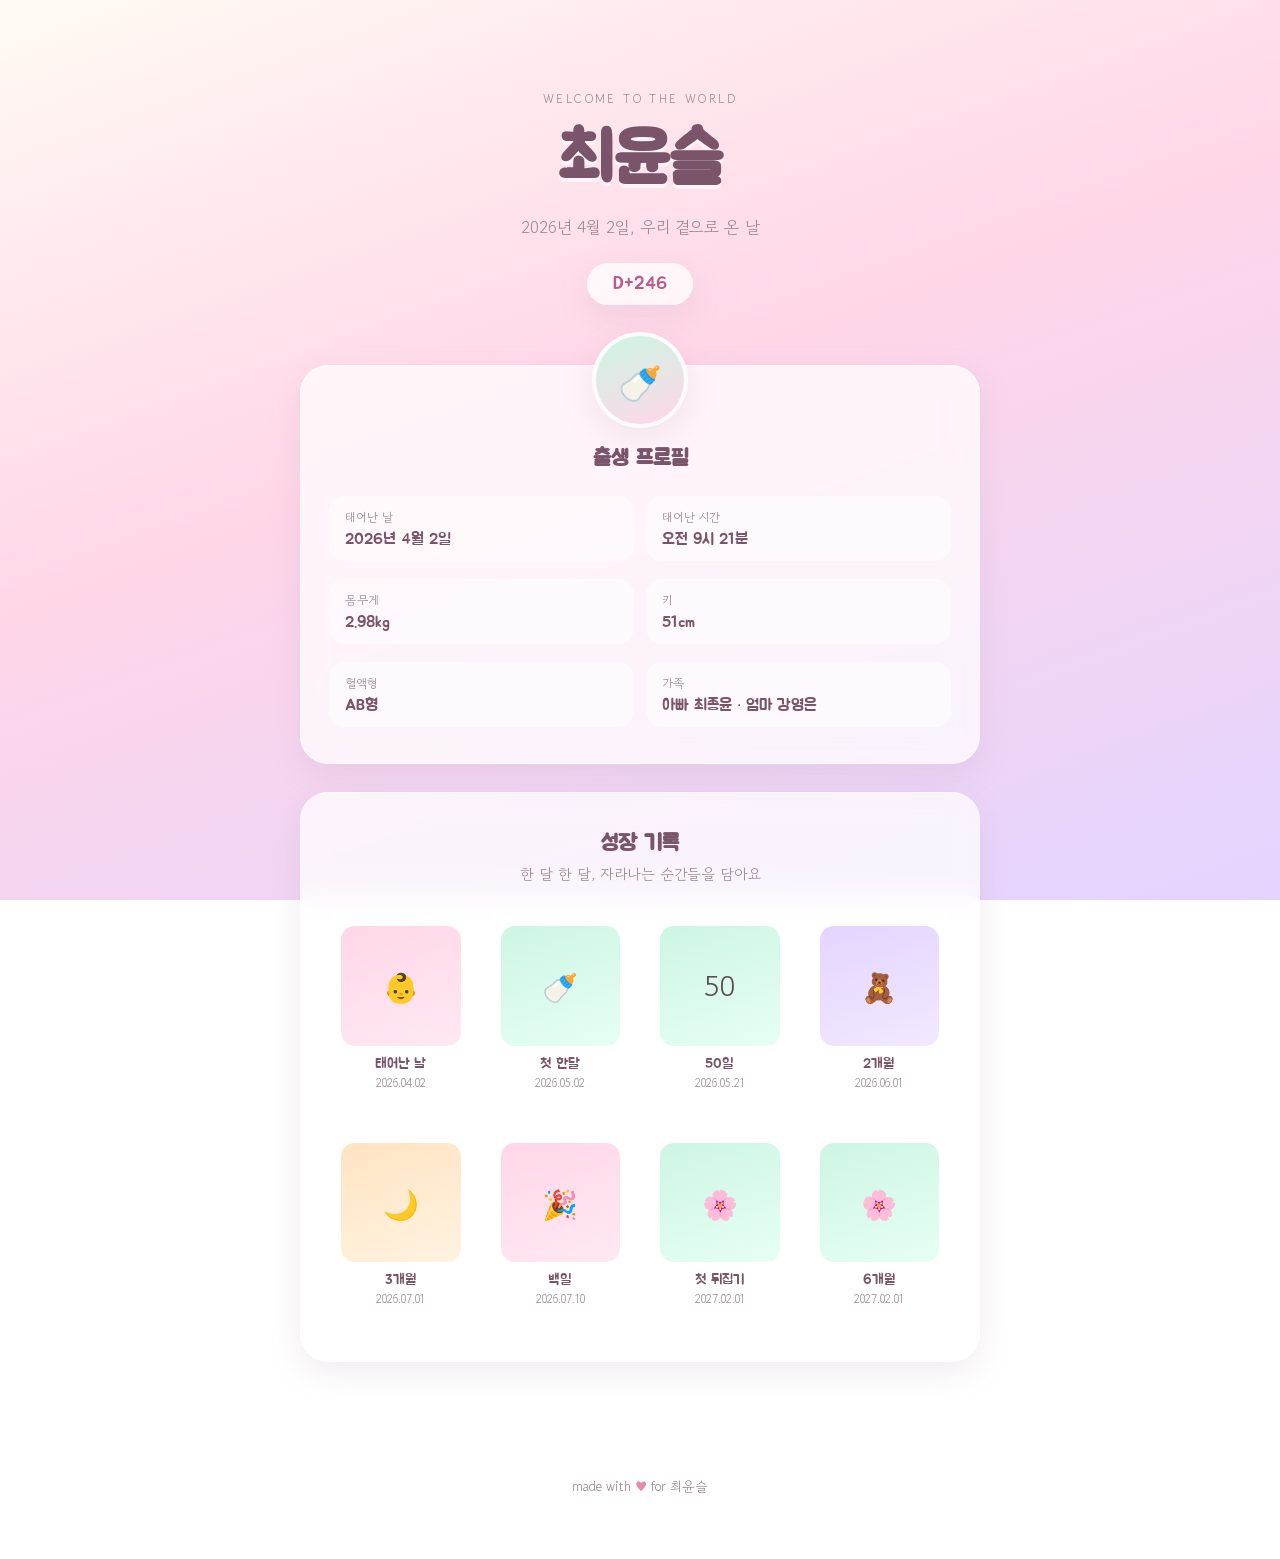
<file: index.html>
<!DOCTYPE html>
<html lang="ko">
<head>
<meta charset="UTF-8" />
<meta name="viewport" content="width=device-width, initial-scale=1.0" />
<title>최윤슬의 특별한 순간들</title>
<meta name="description" content="우리 아기의 탄생과 성장을 기록하는 페이지" />
<link rel="icon" href="data:image/svg+xml,<svg xmlns=%22http://www.w3.org/2000/svg%22 viewBox=%220 0 100 100%22><text y=%22.9em%22 font-size=%2290%22>🍼</text></svg>" />
<link rel="preconnect" href="https://fonts.googleapis.com" />
<link rel="preconnect" href="https://fonts.gstatic.com" crossorigin />
<link href="https://fonts.googleapis.com/css2?family=Jua&family=Gowun+Dodum&display=swap" rel="stylesheet" />
<link rel="stylesheet" href="style.css" />
</head>
<body>

<div class="floaters" aria-hidden="true">
  <span class="floater heart" style="--x:8%; --delay:0s; --dur:14s; --size:28px;">♥</span>
  <span class="floater bubble" style="--x:20%; --delay:3s; --dur:18s; --size:36px;"></span>
  <span class="floater heart" style="--x:35%; --delay:6s; --dur:16s; --size:20px;">♥</span>
  <span class="floater bubble" style="--x:52%; --delay:1s; --dur:20s; --size:24px;"></span>
  <span class="floater heart" style="--x:68%; --delay:8s; --dur:15s; --size:32px;">♥</span>
  <span class="floater bubble" style="--x:80%; --delay:4s; --dur:19s; --size:44px;"></span>
  <span class="floater heart" style="--x:90%; --delay:10s; --dur:17s; --size:22px;">♥</span>
  <span class="floater bubble" style="--x:60%; --delay:12s; --dur:22s; --size:16px;"></span>
</div>

<header class="hero">
  <p class="eyebrow">Welcome to the world</p>
  <h1 id="babyName" class="hero-name">최윤슬</h1>
  <p class="hero-sub" id="heroSub">2026년 4월 2일, 우리 곁으로 온 날</p>
  <div class="dday-badge" id="ddayBadge">D+0</div>
</header>

<main>
  <section class="card profile-card" id="profile">
    <div class="profile-photo" id="profilePhoto" aria-hidden="true">🍼</div>
    <h2 class="section-title">출생 프로필</h2>
    <dl class="profile-grid" id="profileGrid">
      <!-- JS로 채워집니다 -->
    </dl>
  </section>

  <section class="card gallery-card" id="growth">
    <h2 class="section-title">성장 기록</h2>
    <p class="section-sub">한 달 한 달, 자라나는 순간들을 담아요</p>
    <div class="gallery-grid" id="galleryGrid">
      <!-- JS로 채워집니다 -->
    </div>
  </section>
</main>

<footer class="site-footer">
  <p>made with <span class="footer-heart">♥</span> for <span id="footerName">최이든</span></p>
</footer>

<script src="script.js"></script>
</body>
</html>
</file>
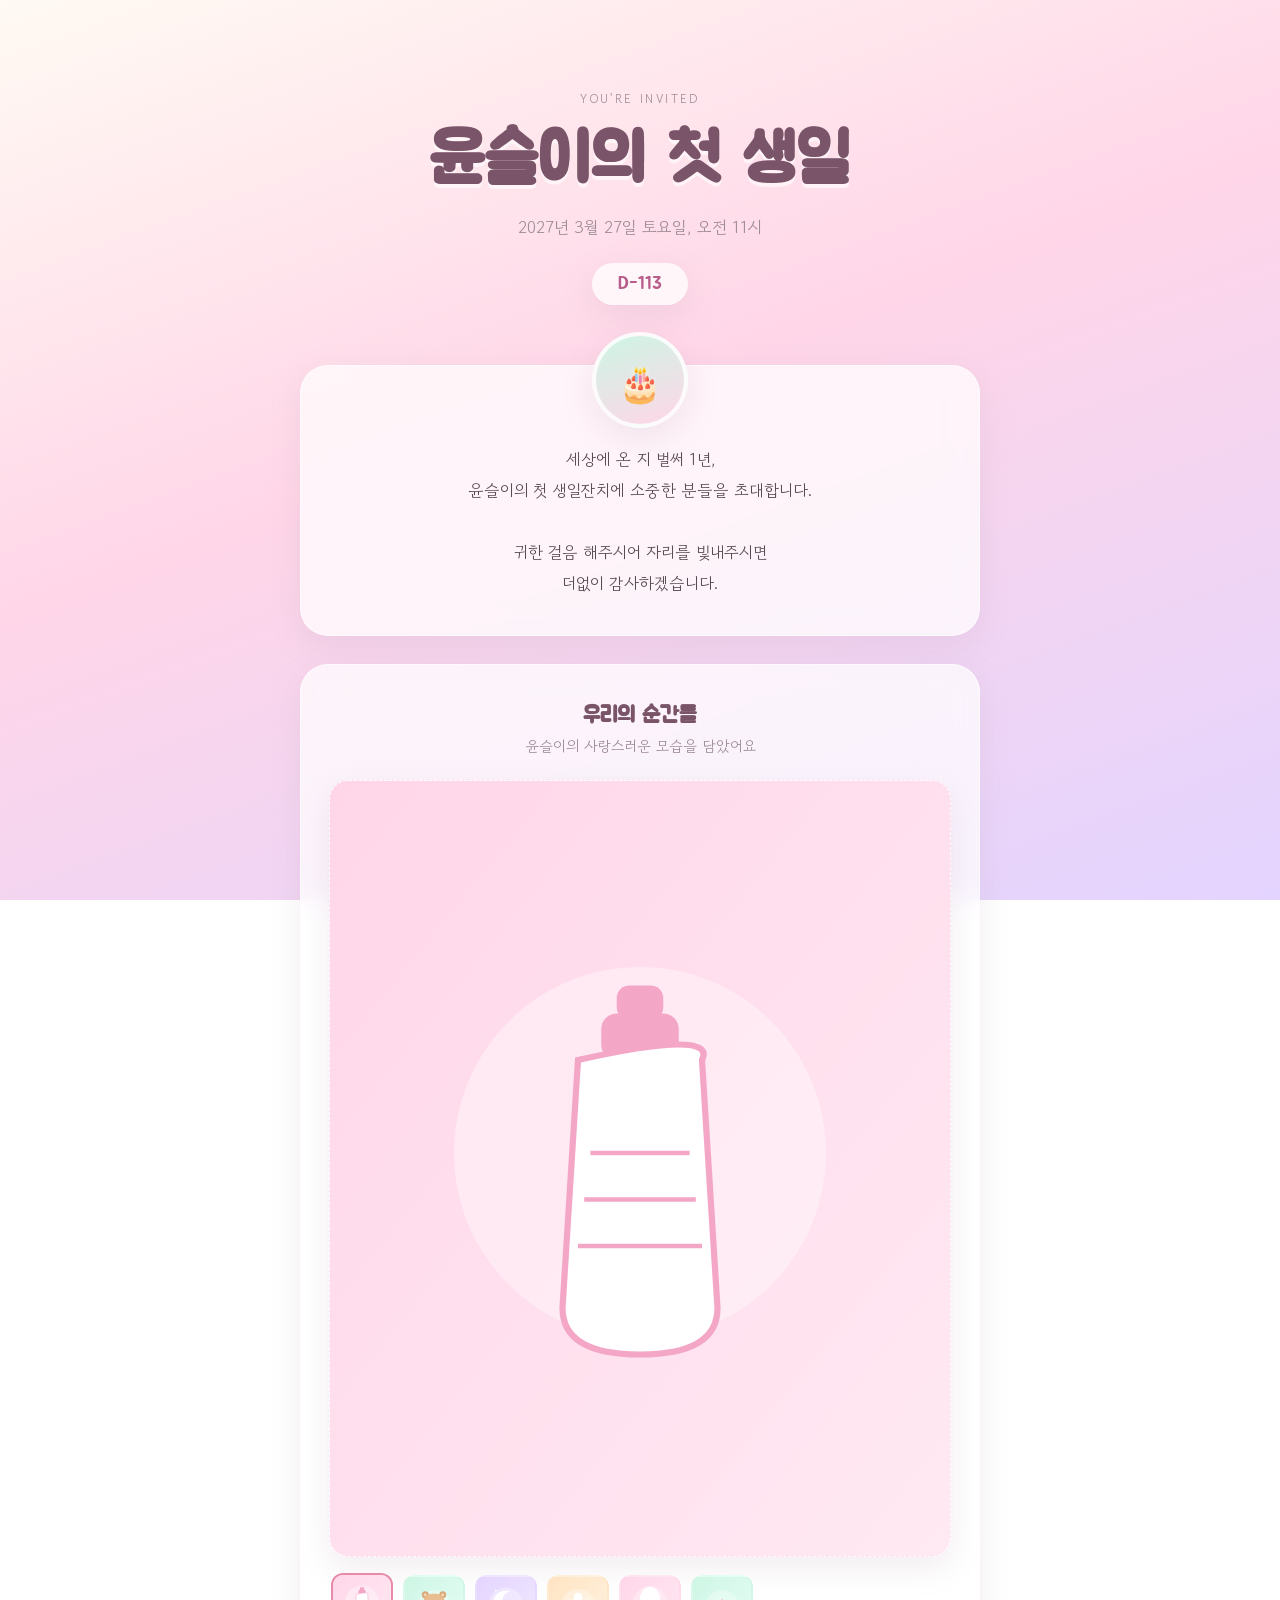
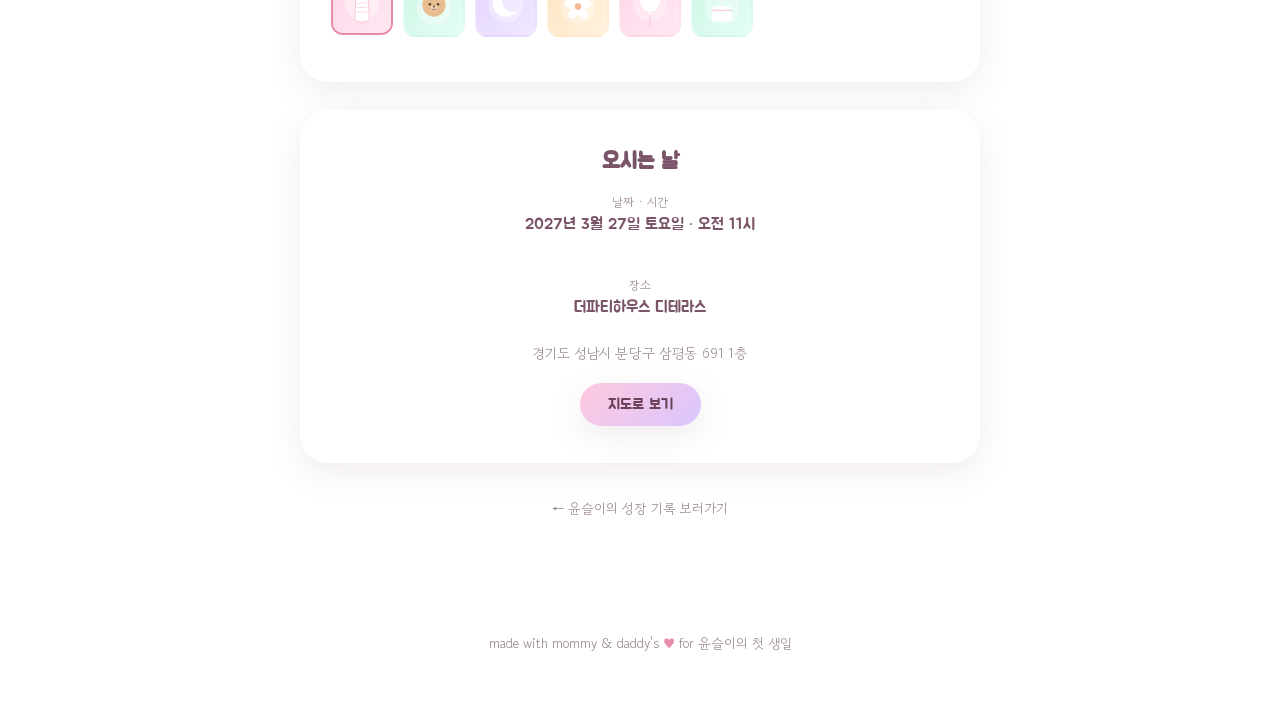
<file: invite/index.html>
<!DOCTYPE html>
<html lang="ko">
<head>
<meta charset="UTF-8" />
<meta name="viewport" content="width=device-width, initial-scale=1.0" />
<title>윤슬이의 첫 생일 초대장</title>
<meta name="description" content="윤슬이의 첫 생일잔치에 초대합니다" />
<link rel="icon" href="data:image/svg+xml,<svg xmlns=%22http://www.w3.org/2000/svg%22 viewBox=%220 0 100 100%22><text y=%22.9em%22 font-size=%2290%22>🎂</text></svg>" />
<link rel="preconnect" href="https://fonts.googleapis.com" />
<link rel="preconnect" href="https://fonts.gstatic.com" crossorigin />
<link href="https://fonts.googleapis.com/css2?family=Jua&family=Gowun+Dodum&display=swap" rel="stylesheet" />
<link rel="stylesheet" href="../style.css" />
<link rel="stylesheet" href="invite.css" />
</head>
<body>

<div class="floaters" aria-hidden="true">
  <span class="floater heart" style="--x:8%; --delay:0s; --dur:14s; --size:28px;">♥</span>
  <span class="floater bubble" style="--x:20%; --delay:3s; --dur:18s; --size:36px;"></span>
  <span class="floater heart" style="--x:35%; --delay:6s; --dur:16s; --size:20px;">♥</span>
  <span class="floater bubble" style="--x:52%; --delay:1s; --dur:20s; --size:24px;"></span>
  <span class="floater heart" style="--x:68%; --delay:8s; --dur:15s; --size:32px;">♥</span>
  <span class="floater bubble" style="--x:80%; --delay:4s; --dur:19s; --size:44px;"></span>
  <span class="floater heart" style="--x:90%; --delay:10s; --dur:17s; --size:22px;">♥</span>
  <span class="floater bubble" style="--x:60%; --delay:12s; --dur:22s; --size:16px;"></span>
</div>

<header class="hero">
  <p class="eyebrow">You're Invited</p>
  <h1 id="inviteName" class="hero-name">윤슬이의 첫 생일</h1>
  <p class="hero-sub" id="inviteSub">2027년 3월 27일 토요일, 오전 11시</p>
  <div class="dday-badge" id="partyDdayBadge">D-0</div>
</header>

<main>
  <section class="card message-card" id="message">
    <div class="profile-photo" aria-hidden="true">🎂</div>
    <p class="invite-message" id="inviteMessage"></p>
  </section>

  <section class="card photo-card" id="photos">
    <h2 class="section-title">우리의 순간들</h2>
    <p class="section-sub">윤슬이의 사랑스러운 모습을 담았어요</p>
    <div class="photo-featured" id="photoFeatured">
      <!-- JS로 채워집니다 -->
    </div>
    <div class="photo-strip" id="photoStrip">
      <!-- JS로 채워집니다 -->
    </div>
  </section>

  <section class="card details-card" id="details">
    <h2 class="section-title">오시는 날</h2>
    <dl class="profile-grid">
      <div>
        <dt>날짜 · 시간</dt>
        <dd id="detailDateTime"></dd>
      </div>
      <div>
        <dt>장소</dt>
        <dd id="detailVenue"></dd>
      </div>
    </dl>
    <p class="detail-address" id="detailAddress"></p>
    <a class="map-button" id="mapLink" href="#" target="_blank" rel="noopener">지도로 보기</a>
  </section>

  <p class="back-link"><a href="../">← 윤슬이의 성장 기록 보러가기</a></p>
</main>

<footer class="site-footer">
  <p>made with mommy & daddy's <span class="footer-heart">♥</span> for <span id="footerName">윤슬이</span>의 첫 생일</p>
</footer>

<script src="data.js"></script>
<script src="invite.js"></script>
</body>
</html>
</file>
<file: style.css>
:root {
  --pink: #ffd6e8;
  --lavender: #e3d4ff;
  --mint: #cdf5e4;
  --cream: #fffaf3;
  --ink: #5a4a52;
  --ink-soft: #9c8a94;
  --card-bg: rgba(255, 255, 255, 0.72);
  --shadow: 0 10px 30px rgba(180, 150, 170, 0.18);
}

* {
  box-sizing: border-box;
}

html {
  scroll-behavior: smooth;
}

body {
  margin: 0;
  min-height: 100vh;
  font-family: "Gowun Dodum", sans-serif;
  color: var(--ink);
  background: linear-gradient(160deg, var(--cream) 0%, var(--pink) 45%, var(--lavender) 100%);
  background-attachment: fixed;
  overflow-x: hidden;
  position: relative;
}

/* ---------- floating hearts & bubbles ---------- */
.floaters {
  position: fixed;
  inset: 0;
  pointer-events: none;
  z-index: 0;
  overflow: hidden;
}

.floater {
  position: absolute;
  bottom: -10%;
  left: var(--x);
  font-size: var(--size);
  animation: rise var(--dur) ease-in infinite;
  animation-delay: var(--delay);
  opacity: 0;
}

.floater.heart {
  color: rgba(255, 255, 255, 0.85);
  text-shadow: 0 0 12px rgba(255, 182, 213, 0.6);
}

.floater.bubble {
  width: var(--size);
  height: var(--size);
  border-radius: 50%;
  background: radial-gradient(circle at 30% 30%, rgba(255, 255, 255, 0.9), rgba(255, 255, 255, 0.15) 70%);
  border: 1px solid rgba(255, 255, 255, 0.5);
}

@keyframes rise {
  0% {
    transform: translateY(0) translateX(0) scale(0.8);
    opacity: 0;
  }
  10% {
    opacity: 0.9;
  }
  50% {
    transform: translateY(-55vh) translateX(15px) scale(1.05);
  }
  90% {
    opacity: 0.7;
  }
  100% {
    transform: translateY(-110vh) translateX(-10px) scale(0.9);
    opacity: 0;
  }
}

/* ---------- layout ---------- */
main {
  position: relative;
  z-index: 1;
  max-width: 720px;
  margin: 0 auto;
  padding: 0 20px 80px;
  display: flex;
  flex-direction: column;
  gap: 28px;
}

.hero {
  position: relative;
  z-index: 1;
  text-align: center;
  padding: 90px 20px 60px;
}

.eyebrow {
  letter-spacing: 0.2em;
  text-transform: uppercase;
  font-size: 0.75rem;
  color: var(--ink-soft);
  margin: 0 0 12px;
}

.hero-name {
  font-family: "Jua", sans-serif;
  font-size: clamp(2.6rem, 9vw, 4.2rem);
  margin: 0;
  color: #7a5468;
  text-shadow: 0 4px 0 rgba(255, 255, 255, 0.6);
}

.hero-sub {
  margin: 12px 0 24px;
  color: var(--ink-soft);
  font-size: 1.05rem;
}

.dday-badge {
  display: inline-block;
  font-family: "Jua", sans-serif;
  font-size: 1.1rem;
  padding: 10px 26px;
  border-radius: 999px;
  background: rgba(255, 255, 255, 0.75);
  box-shadow: var(--shadow);
  color: #b85c8a;
}

/* ---------- cards ---------- */
.card {
  background: var(--card-bg);
  backdrop-filter: blur(14px);
  -webkit-backdrop-filter: blur(14px);
  border: 1px solid rgba(255, 255, 255, 0.6);
  border-radius: 28px;
  box-shadow: var(--shadow);
  padding: 36px 28px;
}

.section-title {
  font-family: "Jua", sans-serif;
  font-size: 1.4rem;
  margin: 0 0 6px;
  color: #7a5468;
  text-align: center;
}

.section-sub {
  text-align: center;
  color: var(--ink-soft);
  margin: 0 0 24px;
  font-size: 0.92rem;
}

/* ---------- profile ---------- */
.profile-card {
  text-align: center;
}

.profile-photo {
  width: 96px;
  height: 96px;
  margin: -70px auto 16px;
  border-radius: 50%;
  background: linear-gradient(160deg, var(--mint), var(--pink));
  display: flex;
  align-items: center;
  justify-content: center;
  font-size: 2.2rem;
  box-shadow: var(--shadow);
  border: 4px solid rgba(255, 255, 255, 0.85);
}

.profile-grid {
  display: grid;
  grid-template-columns: 1fr 1fr;
  gap: 18px 12px;
  margin: 24px 0 0;
  text-align: left;
}

.profile-grid div {
  background: rgba(255, 255, 255, 0.5);
  border-radius: 16px;
  padding: 12px 16px;
}

.profile-grid dt {
  font-size: 0.75rem;
  color: var(--ink-soft);
  margin-bottom: 4px;
}

.profile-grid dd {
  margin: 0;
  font-family: "Jua", sans-serif;
  font-size: 1rem;
  color: #7a5468;
}

/* ---------- gallery ---------- */
.gallery-grid {
  display: grid;
  grid-template-columns: repeat(auto-fill, minmax(140px, 1fr));
  gap: 16px;
}

.gallery-item {
  background: rgba(255, 255, 255, 0.55);
  border-radius: 20px;
  padding: 18px 12px;
  text-align: center;
  transition: transform 0.2s ease;
}

.gallery-item:hover {
  transform: translateY(-4px);
}

.gallery-thumb {
  width: 100%;
  aspect-ratio: 1;
  border-radius: 14px;
  display: flex;
  align-items: center;
  justify-content: center;
  font-size: 1.8rem;
  margin-bottom: 10px;
}

.gallery-label {
  font-family: "Jua", sans-serif;
  font-size: 0.85rem;
  color: #7a5468;
}

.gallery-date {
  font-size: 0.72rem;
  color: var(--ink-soft);
  margin-top: 2px;
}

/* ---------- footer ---------- */
.site-footer {
  position: relative;
  z-index: 1;
  text-align: center;
  padding: 20px 20px 50px;
  color: var(--ink-soft);
  font-size: 0.85rem;
}

.footer-heart {
  color: #e78ba8;
}

@media (max-width: 420px) {
  .profile-grid {
    grid-template-columns: 1fr;
  }
}
</file>
<file: invite/invite.css>
/* invite 페이지 전용 스타일 (기본 톤/카드/타이포는 ../style.css 공용) */

.message-card {
  text-align: center;
}

.invite-message {
  margin: 8px 0 0;
  line-height: 1.9;
  font-size: 1.02rem;
  color: var(--ink);
  white-space: pre-line;
}

.details-card .profile-grid {
  grid-template-columns: 1fr;
  text-align: center;
  margin-top: 4px;
}

.detail-address {
  text-align: center;
  color: var(--ink-soft);
  font-size: 0.88rem;
  margin: 14px 0 20px;
}

.map-button {
  display: block;
  width: fit-content;
  margin: 0 auto;
  padding: 12px 28px;
  border-radius: 999px;
  background: linear-gradient(135deg, #ffc9de, #d9c6ff);
  color: #6b4258;
  font-family: "Jua", sans-serif;
  font-size: 0.95rem;
  text-decoration: none;
  box-shadow: var(--shadow);
  transition: transform 0.2s ease;
}

.map-button:hover {
  transform: translateY(-2px);
}

.back-link {
  text-align: center;
  margin: 4px 0 0;
}

.back-link a {
  color: var(--ink-soft);
  font-size: 0.85rem;
  text-decoration: none;
}

.back-link a:hover {
  text-decoration: underline;
}

/* ---------- photo section ---------- */
.photo-card {
  text-align: center;
}

.photo-featured {
  aspect-ratio: 4 / 5;
  border-radius: 20px;
  background: var(--photo-bg, linear-gradient(160deg, #ffe3ee, #f4ecff));
  border: 1.5px dashed rgba(255, 255, 255, 0.9);
  display: flex;
  align-items: center;
  justify-content: center;
  font-size: 3rem;
  box-shadow: var(--shadow);
  overflow: hidden;
  margin-top: 20px;
  transition: background 0.25s ease;
}

.photo-featured img {
  width: 100%;
  height: 100%;
  object-fit: cover;
}

.photo-strip {
  display: flex;
  gap: 10px;
  margin-top: 14px;
  padding: 4px 2px 8px;
  overflow-x: auto;
  scroll-snap-type: x proximity;
}

.photo-thumb {
  flex: 0 0 auto;
  width: 62px;
  height: 62px;
  border-radius: 12px;
  background: var(--photo-bg, linear-gradient(160deg, #ffe3ee, #f4ecff));
  border: 2px solid transparent;
  display: flex;
  align-items: center;
  justify-content: center;
  font-size: 1.2rem;
  overflow: hidden;
  cursor: pointer;
  scroll-snap-align: start;
  padding: 0;
  transition: border-color 0.2s ease, transform 0.2s ease;
}

.photo-thumb img {
  width: 100%;
  height: 100%;
  object-fit: cover;
}

.photo-thumb.active {
  border-color: #e78ba8;
  transform: translateY(-2px);
}

@media (max-width: 420px) {
  .photo-thumb {
    width: 54px;
    height: 54px;
  }
}
</file>
